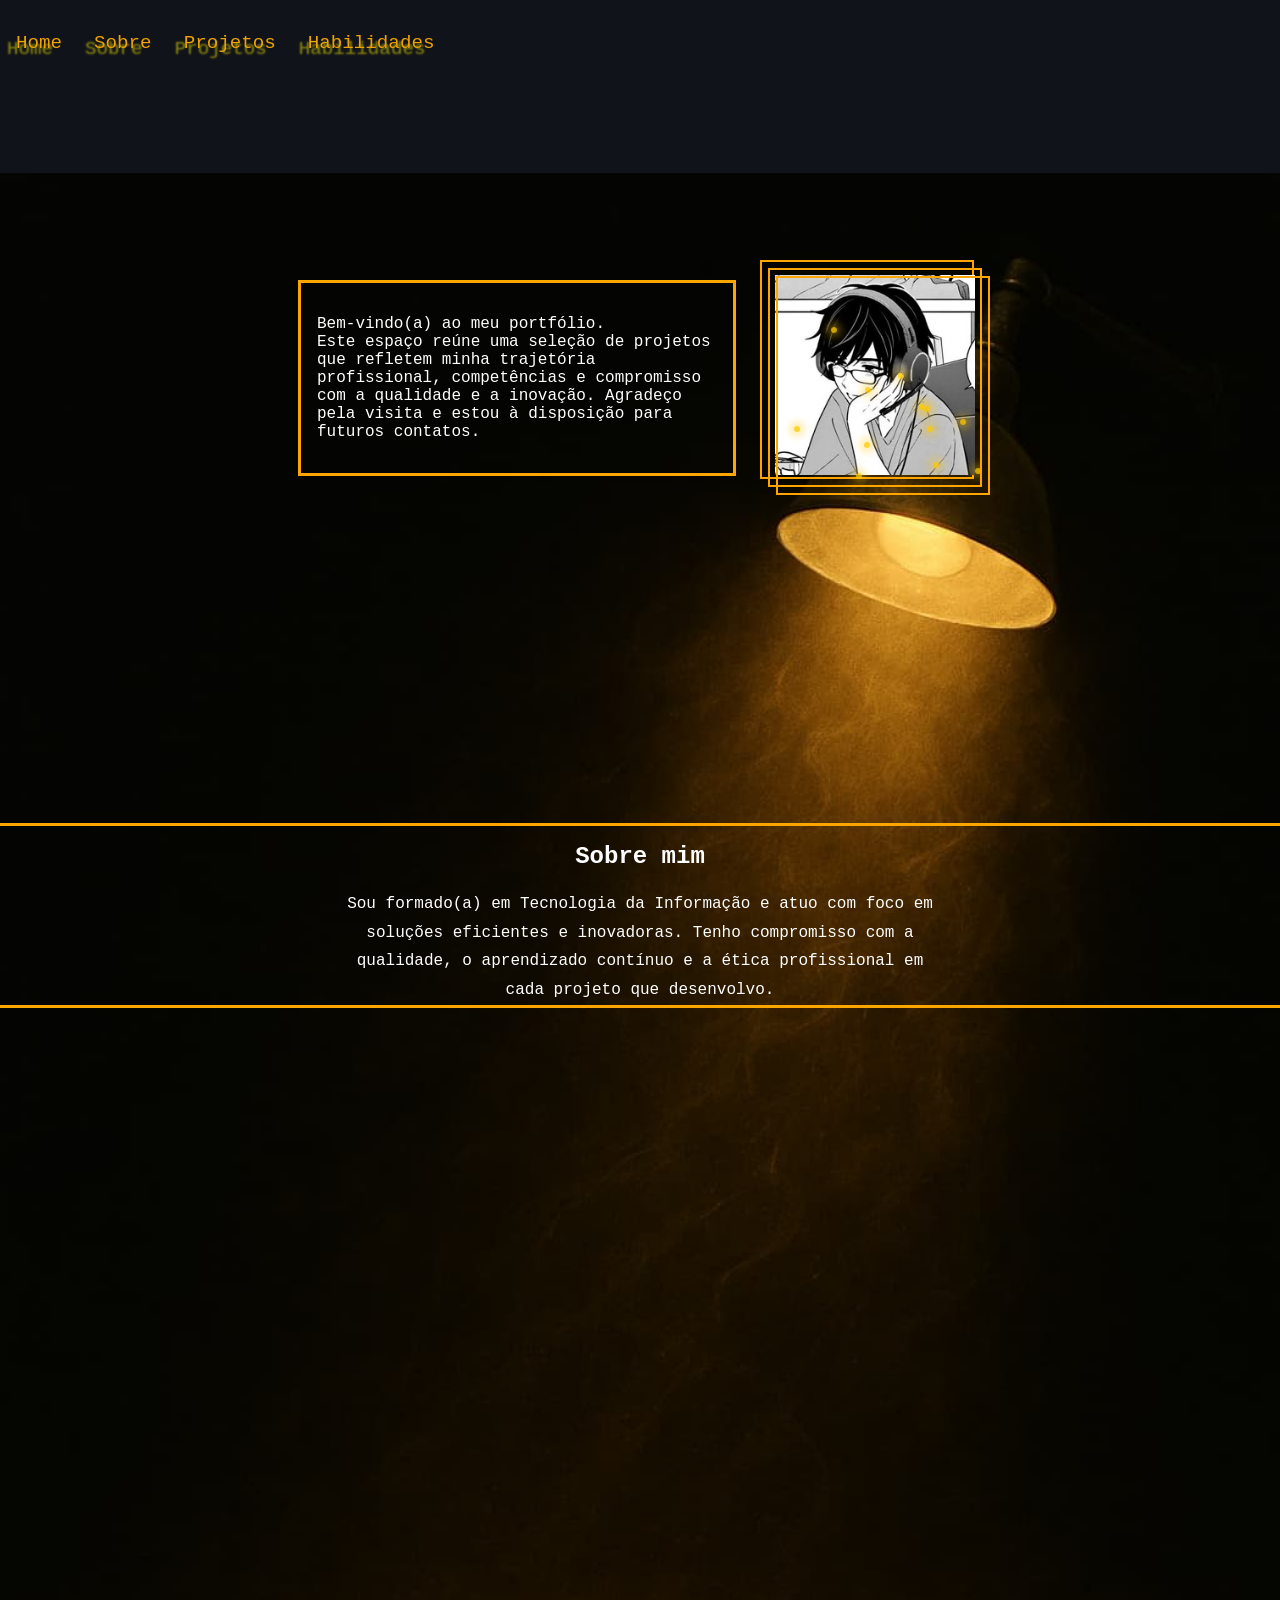
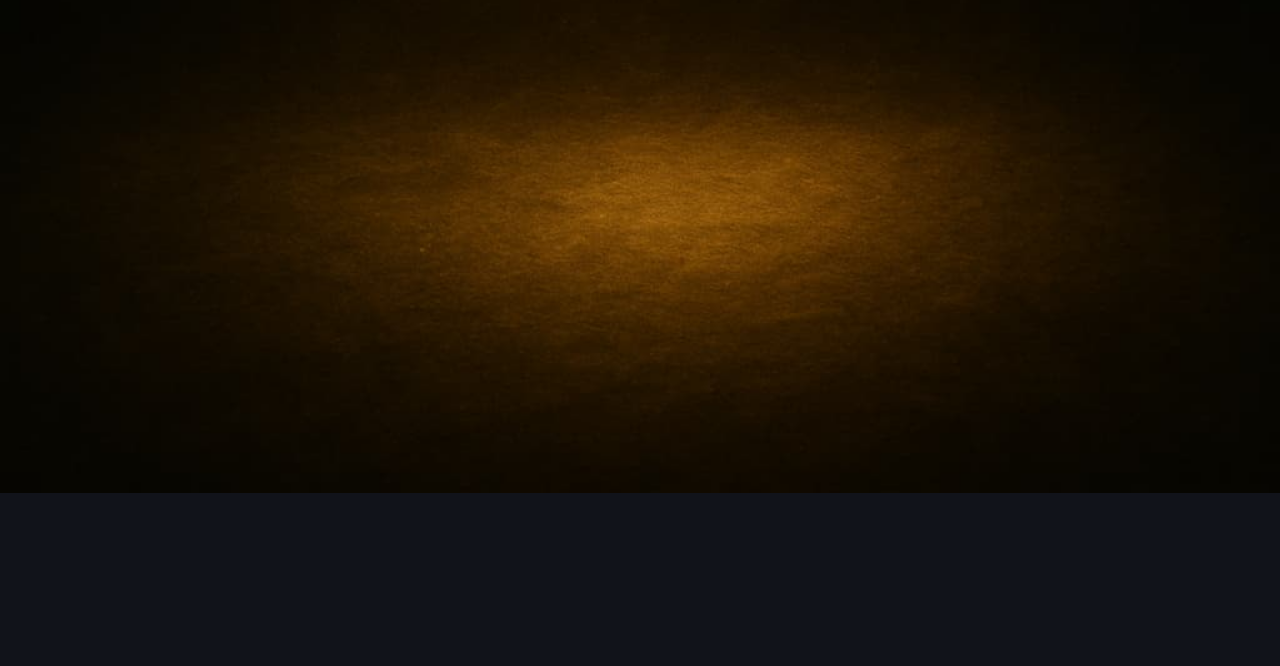
<file: logo/portfolio_animado/index.html>
<!DOCTYPE html>
<html lang="pt-BR">
<head>
  <meta charset="UTF-8" />
  <meta name="viewport" content="width=device-width, initial-scale=1.0"/>
  <title>Portfólio</title>
  <link rel="stylesheet" href="style.css"/>
</head>
<body>
  <header>
    <nav>
      <ul>
        <li><a href="#">Home</a></li>
        <li><a href="#">Sobre</a></li>
        <li><a href="#">Projetos</a></li>
        <li><a href="#">Habilidades</a></li>
      </ul>
    </nav>
  </header>

  <main class="intro">
    <div class="mensagem">
      <p>
        Bem-vindo(a) ao meu portfólio.<br>
        Este espaço reúne uma seleção de projetos que refletem minha trajetória profissional, competências e compromisso com a qualidade e a inovação. Agradeço pela visita e estou à disposição para futuros contatos.
      </p>
    </div>

    <div class="foto-container">
      <div class="foto">
        <img src="temporario.jpg" alt="Minha foto"/>
        <div class="vagalumes"></div>
      </div>
    </div>
  </main>

  <section class="sobre-mim">
    <h2>Sobre mim</h2>
    <p>
      Sou formado(a) em Tecnologia da Informação e atuo com foco em soluções eficientes e inovadoras. Tenho compromisso com a qualidade, o aprendizado contínuo e a ética profissional em cada projeto que desenvolvo.
    </p>
  </section>

  <script src="script.js"></script>
</body>
</html>
</file>
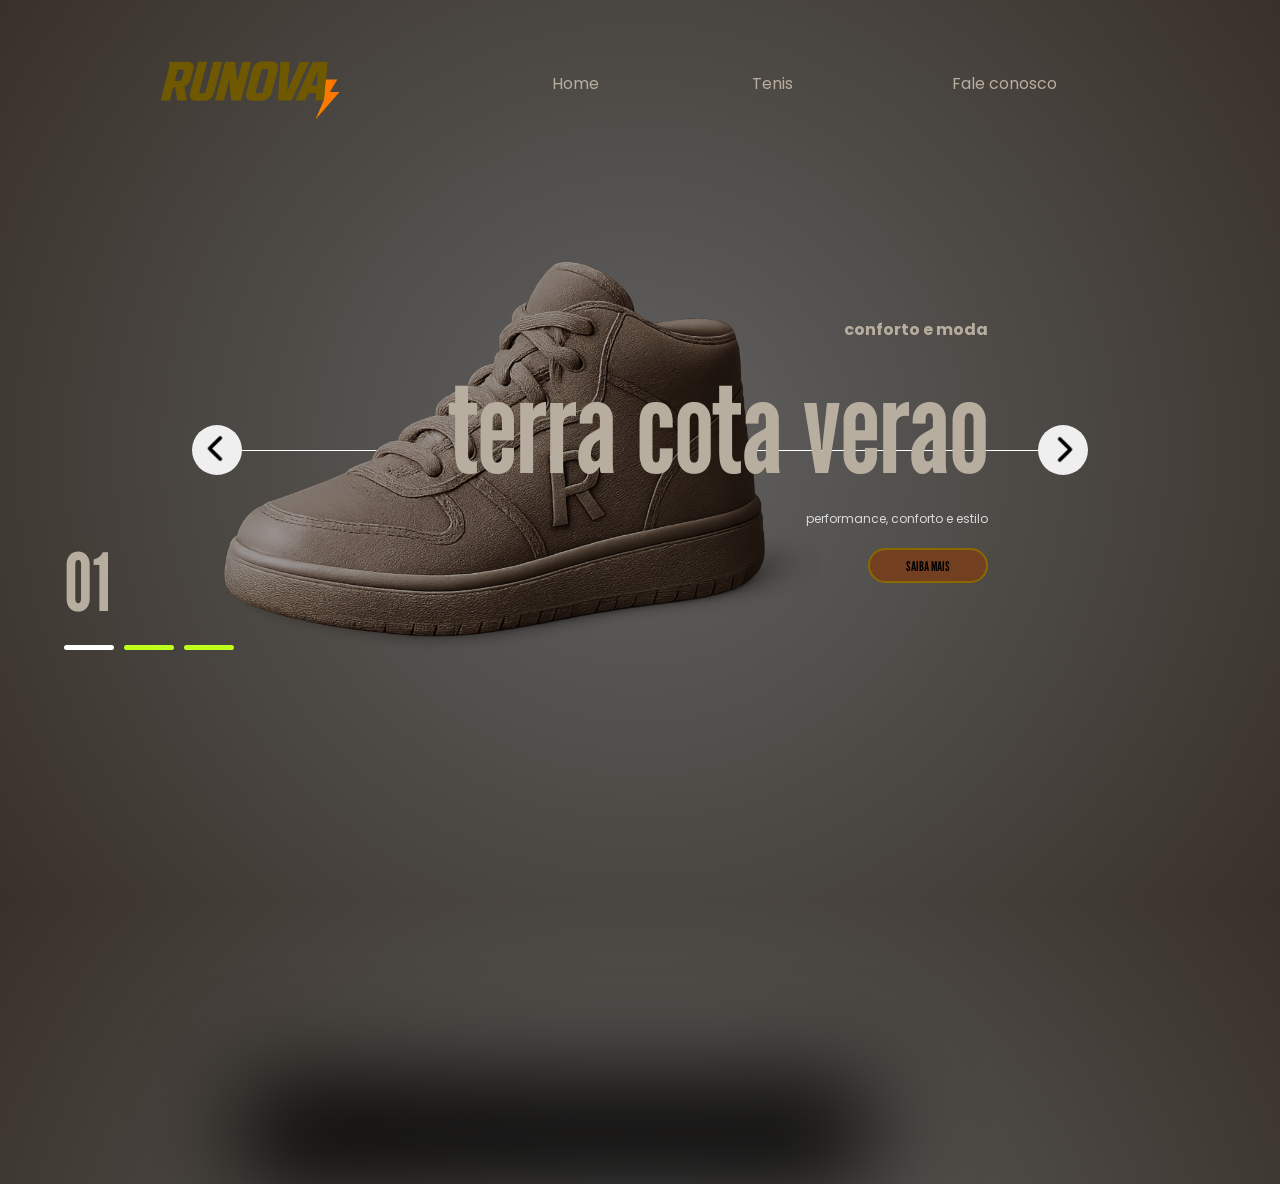
<file: tenis.html>
<!DOCTYPE html>
<html lang="pt-br">
<head>
    <meta charset="UTF-8">
    <meta name="viewport" content="width=device-width, initial-scale=1.0">
    <title>coleção de verão</title>
    <link rel="stylesheet" href="tenis3.css">
    <link rel="preconnect" href="https://fonts.googleapis.com">
<link rel="preconnect" href="https://fonts.gstatic.com" crossorigin>
<link href="https://fonts.googleapis.com/css2?family=Poppins:ital,wght@0,100;0,200;0,300;0,400;0,500;0,600;0,700;0,800;0,900;1,100;1,200;1,300;1,400;1,500;1,600;1,700;1,800;1,900&display=swap" rel="stylesheet">
<link rel="preconnect" href="https://fonts.googleapis.com">
<link rel="preconnect" href="https://fonts.gstatic.com" crossorigin>
<link href="https://fonts.googleapis.com/css2?family=League+Gothic&family=Poppins:ital,wght@0,100;0,200;0,300;0,400;0,500;0,600;0,700;0,800;0,900;1,100;1,200;1,300;1,400;1,500;1,600;1,700;1,800;1,900&display=swap" rel="stylesheet">

</head>

<body>
    <header>
        <img src="logo/logotipo.png" alt="logo">
        <nav>
            <ul>
                <li>Home</li>
                <li>Tenis</li>
                <li>Fale conosco</li>
            </ul>
        </nav>
    </header>

    <section class="container">
        <div class="list">
            <div  class="item active">
                <div class="tenis-img">
                    <img src="logo/terra-cota.png" alt="">
                </div>
                <div class="content">
                    <p class="tenis-informaçao">
                        conforto e moda 
                    </p>
                    <h2>
                        terra cota verao
                    </h2>
                        <p class="descriçao">
                            performance, conforto e estilo
                        </p>
                        <button class="informaçao">
                            saiba mais
                        </button>
                    
                </div>
            </div>
        
        <!-- imagem do tenis 2 -->
        
        <div  class="item">
                <div class="tenis-img">
                    <img src="logo/black.png" alt="">
                </div>
                <div class="content">
                    <p class="tenis-informaçao">
                        A beleza dos ceus noturnos
                    </p>
                    <h2>
                        Black conforto
                    </h2>
                        <p class="descriçao">
                            performance, conforto e estilo
                        </p>
                        <button class="informaçao">
                            saiba mais
                        </button>
                </div>
            </div>

        <!-- imagem do tenis 3 -->
        
        <div  class="item">
                <div class="tenis-img">
                    <img src="logo/rubi.png" alt="">
                </div>
                <div class="content">
                    <p class="tenis-informaçao">
                        A beleza de uma cereja 
                    </p>
                    <h2>
                        cereja
                    </h2>
                        <p class="descriçao">
                            performance, conforto e estilo
                        </p>
                        <button class="informaçao">
                            saiba mais
                        </button>
                </div>
            </div>

        
        </div>


        <div class="arrows">
            <button id="prev"><img src="logo/arrow-sem.png" alt=""></button>
            <button id="next"><img src="logo/arrow-sem.png" alt=""></button>
        </div>
        <div class="indicators">
            <div class="number">01</div>
                <ul>
                    <li  class="active"></li>
                    <li></li>
                    <li></li>
                </ul>
            </div>
    </section>

<script src="tenis2.js"></script>

</body>
</html>
</file>
<file: logo/portfolio_animado/style.css>
body {
  /* margin: 0;
  font-family: 'Courier New', Courier, monospace;
  background: #11131a;
  color: white;
  overflow-x: hidden;
  background: #b5b581;
background: radial-gradient(circle,rgb(0, 0, 0) 0%, rgb(41, 41, 8) 100%); */



  margin-top: 20%;
  font-family: 'Courier New', Courier, monospace;
  background-color: #11131a;
  color: white;
  overflow-x: hidden;
  background-image: url('img/WhatsApp Image 2025-05-16 at 12.11.37 PM.jpeg');
  background-repeat: no-repeat;
  background-position: center;
  background-size: 100%;
  height: 250vh;
  margin: auto;


}
nav ul {
  display: flex;
  list-style: none;
  padding: 1rem;
  right: 20%;
  background-color: transparent;
  gap: 2rem;
  
  
}

/* ul do menu */
nav ul li a {
  text-decoration: none;
  font-size: 1.2rem;
  text-shadow: -9px 6px 2px rgba(238, 234, 0, 0.6);
  color: rgb(238, 163, 0);
  /* animation: piscar 4s infinite; */
  
}
.intro {
  display: flex;
  flex-direction: row;
  justify-content: center;
  align-items: center;
  padding: 3rem 2rem;
  gap: 2rem;
  text-align: left;
  margin-top: 150px;
  
}
.mensagem {
  border: 3px solid orange;
  padding: 1rem;
  max-width: 400px;
  position: relative;
  animation: piscar 4s infinite;
  /* border-radius: 20px; */
}

.mensagem::before {
  left: -50px;
  top: 50%;
  transform: translateY(-50%);
  border-right: 25px solid orange;
}
.mensagem::after {
  right: -50px;
  top: 50%;
  transform: translateY(-50%);
  border-left: 25px solid orange;
}
.foto-container {
  position: relative;
}
.foto {
  border: 2px solid orange;
  padding: 5px;
  position: relative;
  display: inline-block;
  /* animation: piscar 7s infinite; */
}
.foto img {
  width: 200px;
  height: auto;
  filter: grayscale(100%);
}
.foto::before,
.foto::after {
  content: '';
  position: absolute;
  border: 2px solid orange;
  animation: piscar 4s infinite;
}
.foto::before {
  top: -10px;
  left: -10px;
  width: 100%;
  height: 100%;
}
.foto::after {
  bottom: -10px;
  right: -10px;
  width: 100%;
  height: 100%;
}
.sobre-mim {
  padding: 3rem 2rem;
  text-align: center;
  position: relative;
  margin-top: 15rem;
}
.sobre-mim::before,
.sobre-mim::after {
  content: '';
  position: absolute;
  width: 100%;
  height: 3px;
  background-color: orange;
  left: 0;
  animation: piscar 2s infinite;
}


.sobre-mim p {
  max-width: 600px;
  margin: auto;
  line-height: 1.8;
}
@keyframes piscar {
  0%, 100% {
    opacity: 1;
    box-shadow: 0 0 10px orange;
  }
  50% {
    opacity: 0.5;
    box-shadow: 0 0 20px orange;
  }
}
.vagalumes {
  position: absolute;
  top: 0;
  left: 0;
  width: 100%;
  height: 100%;
  pointer-events: none;
  overflow: hidden;
  z-index: 2;
}
.vagalume {
  position: absolute;
  width: 6px;
  height: 6px;
  background: rgba(255, 200, 0, 0.8);
  border-radius: 50%;
  box-shadow: 0 0 8px 4px rgba(255, 200, 0, 0.4);
  animation: flutuar linear infinite;
  z-index: 2;
}



@keyframes flutuar {
  0% {
    transform: translate(0, 0);
    opacity: 0;
  }
  50% {
    opacity: 1;
  }
  100% {
    transform: translate(30px, -30px);
    opacity: 0;
  }
}
</file>
<file: tenis3.css>
* {
    margin: 0;
    padding: 0;
    box-sizing: border-box;
    list-style: none;
    font-family: "Poppins", sans-serif;
}

body {
    background-color: #000;
    color: rgb(184, 174, 159);
    font-size: 16px;
    overflow: hidden;
    background: radial-gradient(circle, rgba(97, 97, 97, 1) 0%, rgba(56, 49, 41, 1) 100%);
}

header {
    position: fixed;
    width: 80vw;
    left: 50%;
    transform: translateX(-50%);
    display: grid;
    align-items: center;
    grid-template-columns: 1fr 600px;
    gap: 100px;
    z-index: 2;
}

header img {
    width: 250px;
}

header nav ul {
    display: grid;
    grid-template-columns: repeat(3, 200px);
}

section {
    background: radial-gradient(circle, rgba(97, 97, 97, 1) 0%, rgba(56, 49, 41, 1) 100%);
    height: 100vh;
    position: relative;
}

section .list {
    width: 70vw;
    height: 100%;
    margin: auto;
    position: relative;
}

section .list .item {
    position: absolute;
    inset: 0;
}

section .list .item .tenis-img {
    position: absolute;
    top: 50%;
    transform: translateY(-50%);
    width: 70%;
}

section .list .item .tenis-img img {
    width: 100%;
    transform: rotate(-30deg);
}

section .list .item .tenis-img::before {
    content: "";
    position: absolute;
    background-color: #000;
    width: 100%;
    height: 100px;
    top: 150%;
    left: 50px;
    border: 50%;
    filter: blur(50px);
}

section .list .item .content {
    position: absolute;
    right: 100px;
    width: 70%;
    height: 100%;
    display: flex;
    flex-direction: column;
    justify-content: center;
    align-items: end;
    gap: 20px;
}

section .list .item .content .tenis-informaçao {
  font-weight: bold;
}

section .list .item .content h2 {
  font-size: 8em;
  line-height: 1em;
  font-family: "League Gothic", sans-serif;
}

section .list .item .content .descriçao {
  color: #d9d9d9;
  font-size: 12px;
  text-align: right;
  max-width: 400px;
}

section .list .item .content .informaçao {
    border-radius: 30px;
    height: 35px;
    width: 120px;
    text-transform: uppercase;
    border: 2px solid #8a6a00;
    background-color: #723f21;
    color: #000;
    cursor: pointer;
    font-weight: bold;
    font-family: "League Gothic", sans-serif;
}

section .list::before {
    content: "";
    position: absolute;
    height: 200px;
    width: 100%;
    top: 50%;
    border-top: 1px solid #fff;
}

section .arrows {
  width: 70vw;
  position: absolute;
  top: 50%;
  left: 50%;
  transform: translate(-50%, -25px);
  display: flex;
  justify-content: space-between;
}

section .arrows button:nth-child(1) img {
  transform: scale(-1);
}

section .arrows button {
  top: 60%;
  width: 50px;
  height: 50px;
  border-radius: 50%;
  border: none;
  cursor: pointer;
}

section .arrows button img {
  width: 30px;
  margin-top: 4px;
  cursor: pointer;
}

section .arrows button:hover {
  background-color: #beff1b;
}

section .indicators {
  position: absolute;
  top: 50%;
  left: 50%;
  transform: translateX(-50%);
  height: 200px;
  width: 90vw;
  display: flex;
  flex-direction: column;
  justify-content: end;
  gap: 15px;
}

section .indicators .number {
  font-size: 5em;
  font-family: "League Gothic", sans-serif;
}

section .indicators ul {
  display: flex;
  gap: 10px;
}

section .indicators ul li {
  width: 50px;
  height: 5px;
  background-color: #beff1b;
  border-radius: 5px;
  transition: 0.5s;
}

section .indicators ul .active {
  background-color: #fff;
}

section .list .item {
  transform: translateX(calc(100vw * var(--calculation)));
  transition: 0.5s;
  opacity: 0;
}

section .list .item .tenis-img img {
  transform: rotate(0);
  transition: 0.5s;
  transition-delay: 0.3s;
}

section .list .item .content .tenis-informaçao,
section .list .item .content h2,
section .list .item .content .descriçao,
section .list .item .content .informaçao {
  transform: translateX(calc(200px * var(--calculation)));
  transition: 0.7s;
  transition-delay: 0.3s;
  opacity: 0;
}

section .list .item .content h2 {
  transition-delay: 0.5s;
}

section .list .item .content .descriçao {
  transition-delay: 0.7s;
}

section .list .item .content .informaçao {
  transition-delay: 0.9s;
}

section .list .active {
  transform: translateX(0);
  transition: 0.5s;
  opacity: 1;
}

section .list .active .car-img img {
  transform: rotate(-20deg);
}

section .list .active .content .tenis-informaçao,
section .list .active .content h2,
section .list .active .content .descriçao,
section .list .active .content .informaçao {
  transform: translateX(0);
  opacity: 1;
}

@media (max-width: 768px) {

    body {
        overflow: auto;
    }

    header {
        width: 100%;
        grid-template-columns: 1fr;
        gap: 20px;
        padding: 10px;
        top: 0;
    }

    header img {
        width: 6rem;
        margin: 0 auto;
    }

    header nav ul {
        grid-template-columns: 1fr 1fr 1fr;
        text-align: center;
        gap: 5px;
    }

    section {
        height: auto;
        padding-top: 120px;
        padding-bottom: 80px;
    }

    section .list {
        width: 100%;
    }

    section .list .item .tenis-img {
        position: relative;
        top: 0;
        transform: none;
        width: 90%;
        margin: 0 auto;
    }

    section .list .item .tenis-img img {
        transform: rotate(0deg);
    }

    section .list .item .content {
        position: relative;
        right: 0;
        width: 100%;
        align-items: center;
        text-align: center;
        padding: 20px;
    }

    section .list .item .content h2 {
        font-size: 3.5em;
    }

    section .list .item .content .descriçao {
        text-align: center;
        font-size: 14px;
    }

    section .arrows {
        width: 100%;
        top: 85%;
        transform: translate(-50%, 0);
    }

    section .arrows button {
        width: 40px;
        height: 40px;
    }

    section .arrows button img {
        width: 22px;
    }

    section .indicators {
        top: unset;
        bottom: 40px;
        height: auto;
        width: 100%;
        gap: 5px;
    }

    section .indicators .number {
        font-size: 3em;
        text-align: center;
        width: 100%;
    }

    section .indicators ul li {
        width: 30px;
    }
}


@media (max-width: 1024px) {

    header {
        width: 95vw;
        grid-template-columns: 1fr 400px;
        gap: 40px;
    }

    header nav ul {
        grid-template-columns: repeat(3, 120px);
    }

    section .list {
        width: 90vw;
    }

    section .list .item .content h2 {
        font-size: 5em;
    }

    section .arrows {
        width: 90vw;
    }
}
</file>
